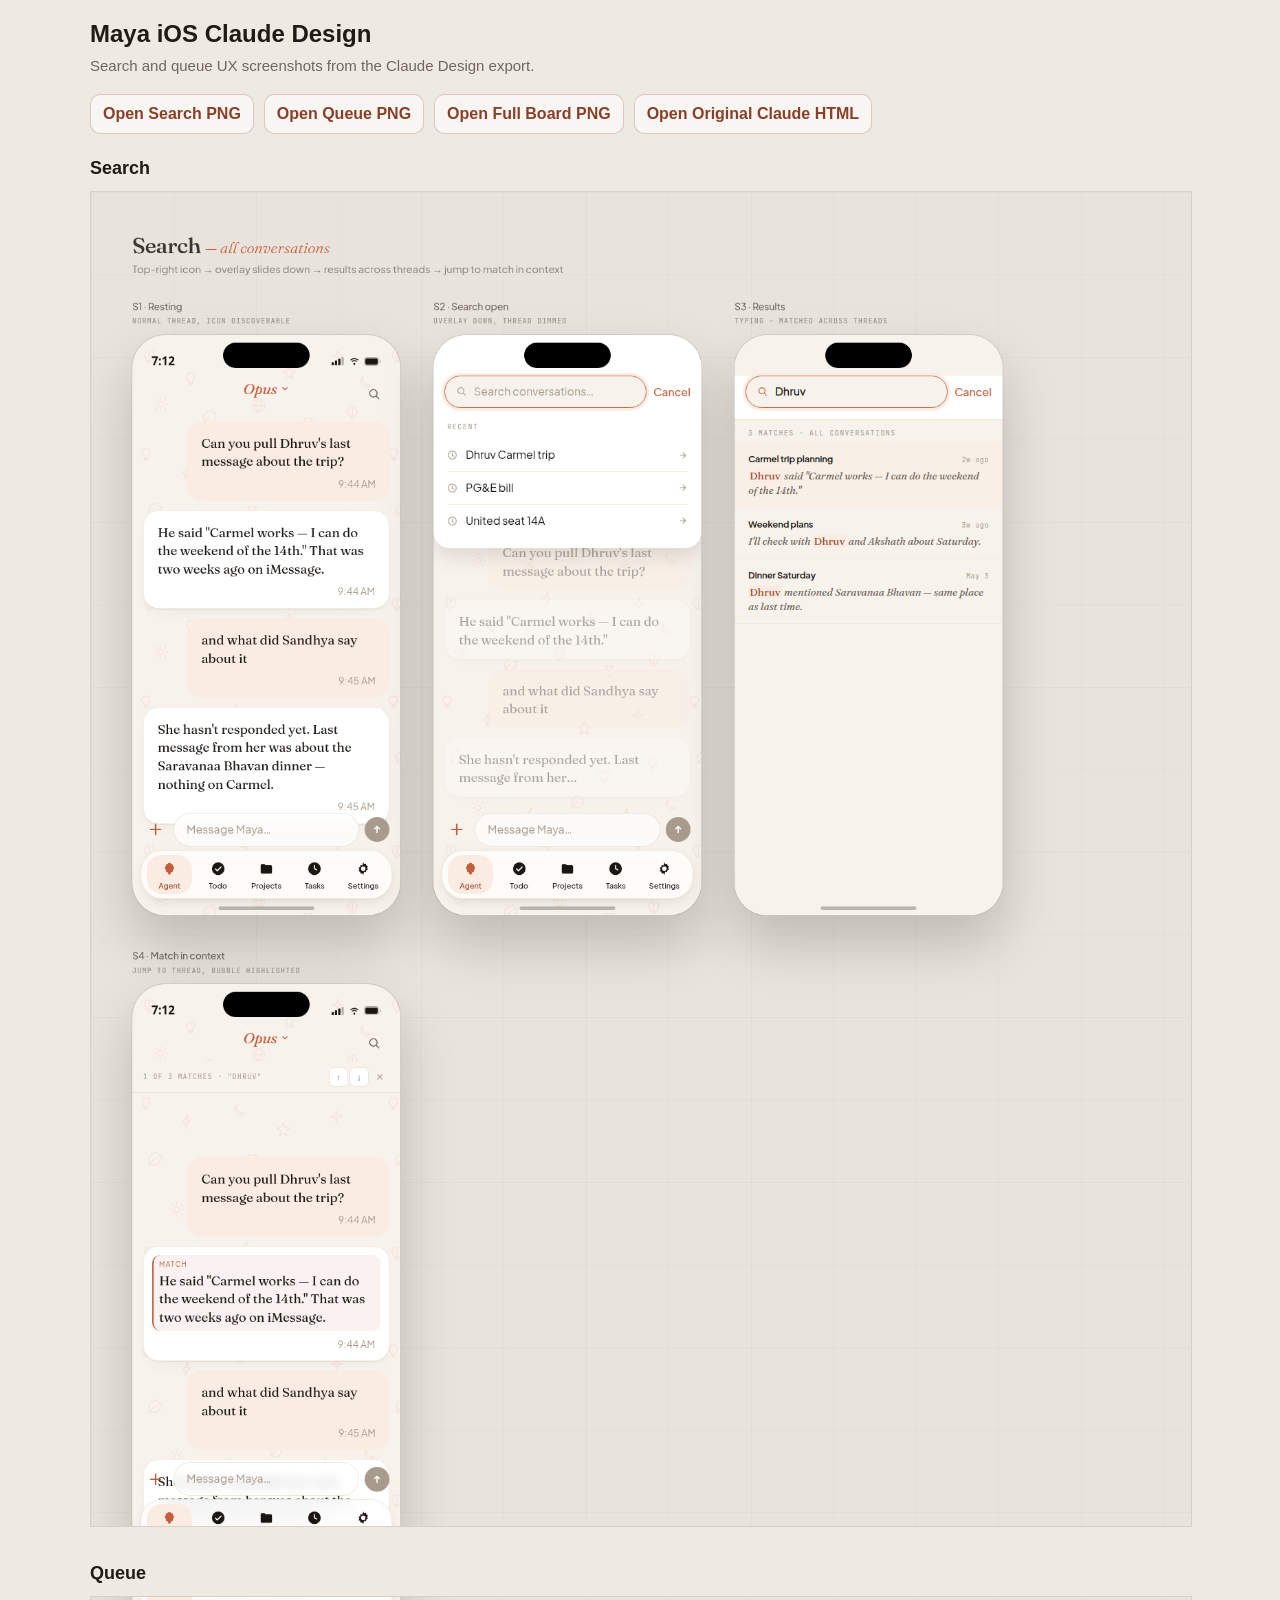
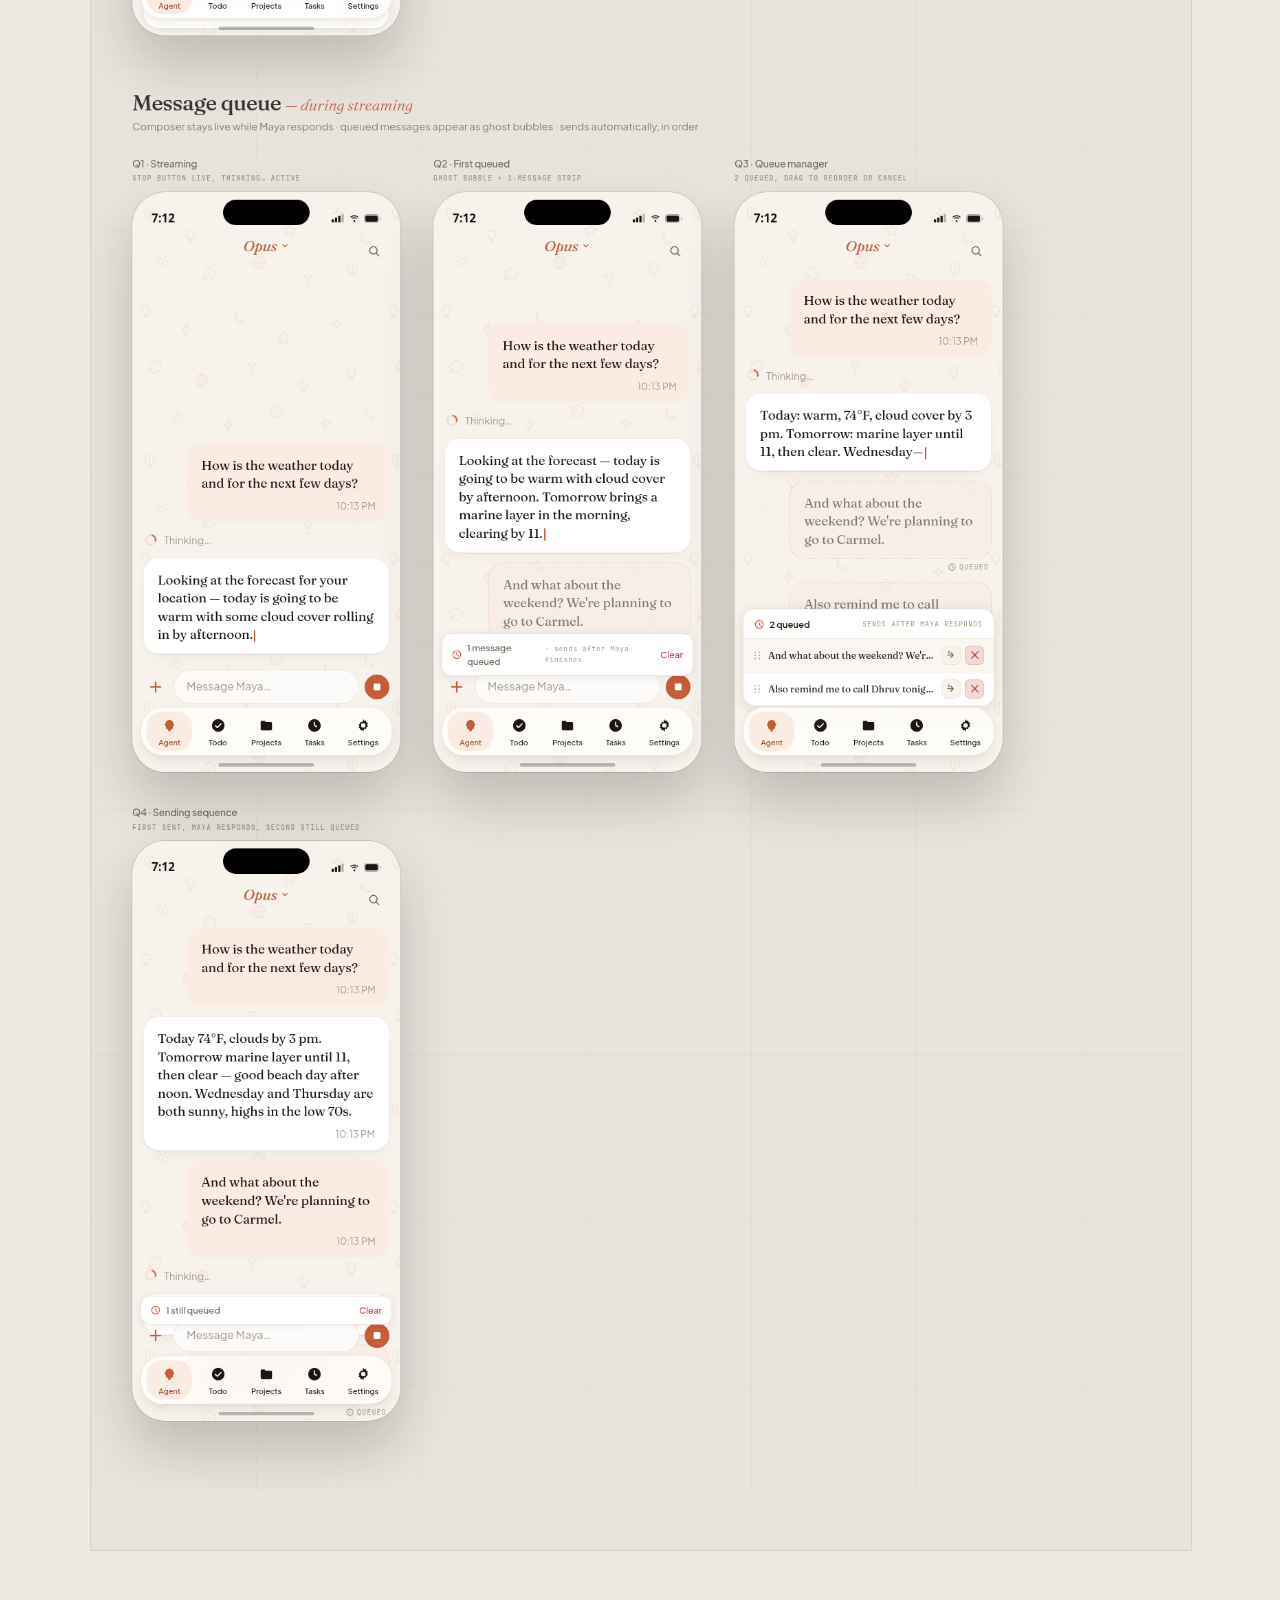
<file: index.html>
<!doctype html>
<html lang="en">
  <head>
    <meta charset="utf-8">
    <meta name="viewport" content="width=device-width, initial-scale=1">
    <title>Maya iOS Claude Design - Search and Queue</title>
    <style>
      body {
        margin: 0;
        font-family: -apple-system, BlinkMacSystemFont, "Segoe UI", sans-serif;
        background: #eee9e1;
        color: #211a16;
      }
      main {
        max-width: 1100px;
        margin: 0 auto;
        padding: 20px 12px 48px;
      }
      h1 {
        margin: 0 0 8px;
        font-size: 24px;
        line-height: 1.2;
      }
      p {
        margin: 0 0 20px;
        color: #6f675f;
        font-size: 15px;
      }
      a {
        color: #8c3f27;
        font-weight: 600;
      }
      section {
        margin: 24px 0 36px;
      }
      h2 {
        margin: 0 0 12px;
        font-size: 18px;
      }
      img {
        width: 100%;
        height: auto;
        display: block;
        border: 1px solid rgba(40, 31, 25, 0.12);
        background: #eee9e1;
      }
      .links {
        display: flex;
        flex-wrap: wrap;
        gap: 10px;
        margin: 18px 0 4px;
      }
      .links a {
        display: inline-block;
        padding: 10px 12px;
        border: 1px solid rgba(140, 63, 39, 0.25);
        border-radius: 10px;
        background: rgba(255, 255, 255, 0.58);
        text-decoration: none;
      }
    </style>
  </head>
  <body>
    <main>
      <h1>Maya iOS Claude Design</h1>
      <p>Search and queue UX screenshots from the Claude Design export.</p>
      <div class="links">
        <a href="search.png">Open Search PNG</a>
        <a href="queue.png">Open Queue PNG</a>
        <a href="full.png">Open Full Board PNG</a>
        <a href="claude-board.html">Open Original Claude HTML</a>
      </div>
      <section>
        <h2>Search</h2>
        <img src="search.png" alt="Claude Design search UX board">
      </section>
      <section>
        <h2>Queue</h2>
        <img src="queue.png" alt="Claude Design message queue UX board">
      </section>
    </main>
  </body>
</html>
</file>
